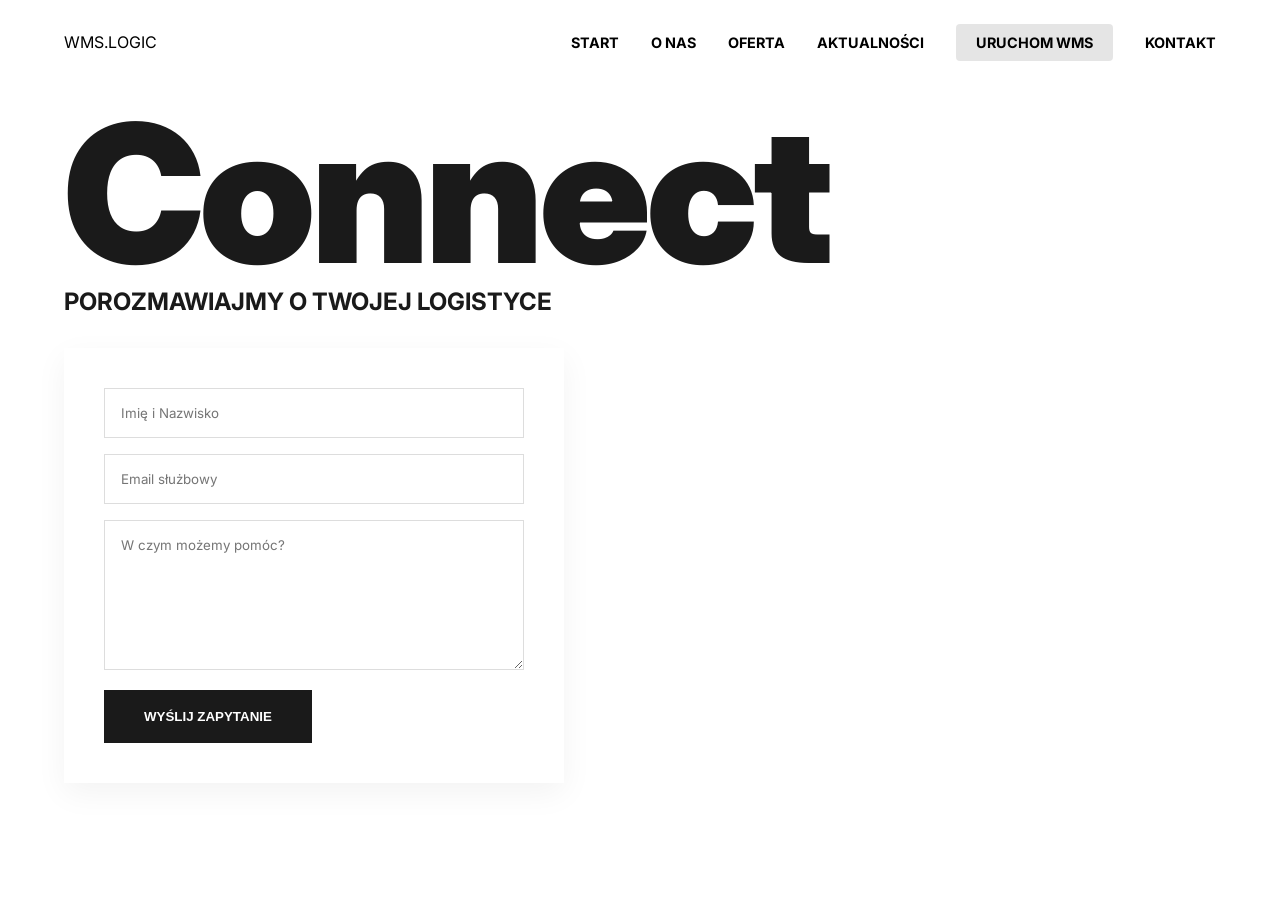
<file: contact.html>
<!DOCTYPE html>
<html lang="pl">
<head>
    <meta charset="UTF-8">
    <meta name="viewport" content="width=device-width, initial-scale=1.0">
    <title>Kontakt | WMS NextGen</title>
    <link rel="stylesheet" href="style.css">
    <link href="https://fonts.googleapis.com/css2?family=Inter:wght@300;400;700;900&display=swap" rel="stylesheet">
</head>
<body>

 <nav class="navbar">
    <div class="logo">WMS<span>.LOGIC</span></div>
    <ul class="nav-links">
        <li><a href="index.html">Start</a></li>
        <li><a href="about.html">O nas</a></li>
        <li><a href="offer.html">Oferta</a></li>
        <li><a href="news.html">Aktualności</a></li> <li><a href="demo-app.html" class="nav-cta">URUCHOM WMS</a></li>
        <li><a href="contact.html">Kontakt</a></li>
    </ul>
</nav>

    <header class="hero sub-hero">
        <div class="hero-content">
            <h1 class="reveal-text">Connect</h1>
            <h2 class="sub-title">POROZMAWIAJMY O TWOJEJ LOGISTYCE</h2>
            
            <div class="demo-card" style="margin-top: 2rem; max-width: 500px;">
                <form id="contact-form">
                    <input type="text" placeholder="Imię i Nazwisko" required>
                    <input type="email" placeholder="Email służbowy" required>
                    <textarea placeholder="W czym możemy pomóc?" style="width: 100%; padding: 1rem; margin-bottom: 1rem; border: 1px solid #ddd; font-family: inherit; height: 150px;"></textarea>
                    <button type="submit" class="btn-main">WYŚLIJ ZAPYTANIE</button>
                </form>
            </div>
        </div>
    </header>

    <script src="main.js"></script>
</body>
</html>
</file>
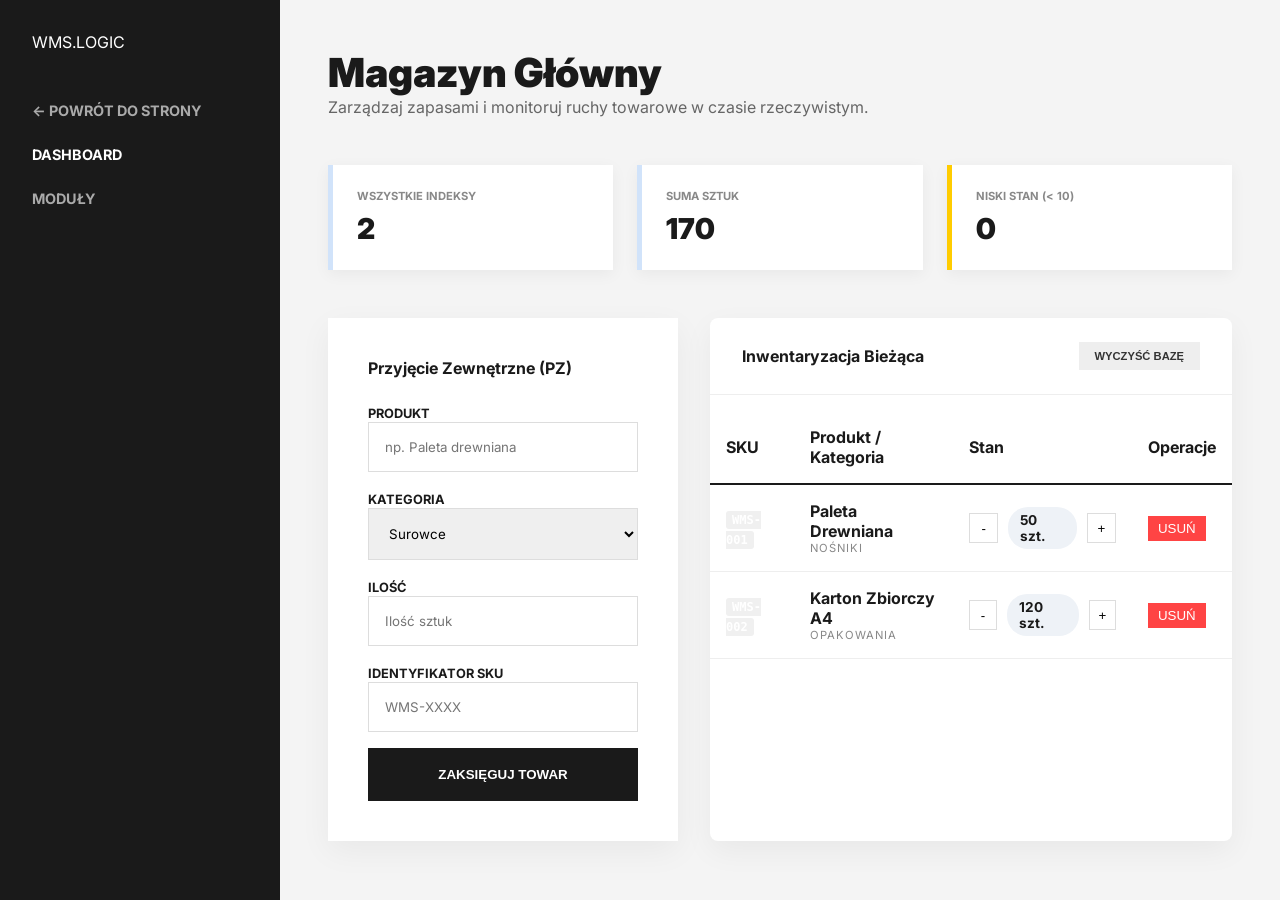
<file: demo-app.html>
<!DOCTYPE html>
<html lang="pl">
<head>
    <meta charset="UTF-8">
    <meta name="viewport" content="width=device-width, initial-scale=1.0">
    <title>Panel WMS | Demo Systemu</title>
    <link rel="stylesheet" href="style.css">
    <link href="https://fonts.googleapis.com/css2?family=Inter:wght@300;400;700;900&display=swap" rel="stylesheet">
    <style>
        :root { --sidebar-width: 280px; }
        body { background: var(--gray); display: flex; min-height: 100vh; }
        
        /* Sidebar Layout */
        .sidebar { width: var(--sidebar-width); background: var(--primary); color: white; padding: 2rem; position: fixed; height: 100vh; }
        .main-content { margin-left: var(--sidebar-width); width: calc(100% - var(--sidebar-width)); padding: 3rem; }
        
        /* Stats Cards */
        .stats-row { display: grid; grid-template-columns: repeat(3, 1fr); gap: 1.5rem; margin-bottom: 3rem; }
        .stat-card { background: white; padding: 1.5rem; border-left: 5px solid var(--accent); box-shadow: 0 4px 15px rgba(0,0,0,0.05); }
        .stat-card h5 { text-transform: uppercase; font-size: 0.7rem; color: #888; margin-bottom: 0.5rem; }
        .stat-card span { font-size: 1.8rem; font-weight: 900; }

        /* Custom Table UI */
        .dashboard-table { background: white; border-radius: 8px; overflow: hidden; box-shadow: 0 10px 30px rgba(0,0,0,0.05); }
        .table-header { padding: 1.5rem 2rem; border-bottom: 1px solid #eee; display: flex; justify-content: space-between; align-items: center; }
        
        /* Inventory Item Styles */
        .qty-badge { background: #eef2f7; padding: 5px 12px; border-radius: 20px; font-weight: 700; font-size: 0.85rem; }
        .low-stock { color: #e74c3c; background: #fdf2f2; }
    </style>
</head>
<body>

    <aside class="sidebar">
        <div class="logo" style="color: white; margin-bottom: 3rem;">WMS<span>.LOGIC</span></div>
        <nav>
            <ul class="nav-links" style="flex-direction: column; gap: 1.5rem;">
                <li><a href="index.html" style="color: #aaa;">← Powrót do strony</a></li>
                <li><a href="#" style="color: white;">Dashboard</a></li>
                <li><a href="offer.html" style="color: #aaa;">Moduły</a></li>
            </ul>
        </nav>
    </aside>

    <main class="main-content">
        <header style="margin-bottom: 3rem;">
            <h1 style="font-size: 2.5rem; font-weight: 900;">Magazyn Główny</h1>
            <p style="color: #666;">Zarządzaj zapasami i monitoruj ruchy towarowe w czasie rzeczywistym.</p>
        </header>

        <div class="stats-row">
            <div class="stat-card">
                <h5>Wszystkie Indeksy</h5>
                <span id="total-items">0</span>
            </div>
            <div class="stat-card">
                <h5>Suma Sztuk</h5>
                <span id="total-qty">0</span>
            </div>
            <div class="stat-card" style="border-left-color: #ffcc00;">
                <h5>Niski Stan (< 10)</h5>
                <span id="low-stock-count">0</span>
            </div>
        </div>

        <div class="demo-grid" style="grid-template-columns: 350px 1fr;">
            <div class="demo-card" style="height: fit-content;">
                <h4 style="margin-bottom: 1.5rem;">Przyjęcie Zewnętrzne (PZ)</h4>
                <form id="wms-form">
                    <label style="font-size: 0.8rem; font-weight: 700;">PRODUKT</label>
                    <input type="text" id="itemName" placeholder="np. Paleta drewniana" required>
                    
                    <label style="font-size: 0.8rem; font-weight: 700;">KATEGORIA</label>
                    <select id="itemCategory" style="width: 100%; padding: 1rem; margin-bottom: 1rem; border: 1px solid #ddd; font-family: inherit;">
                        <option value="Surowce">Surowce</option>
                        <option value="Produkty Gotowe">Produkty Gotowe</option>
                        <option value="Nośniki">Nośniki</option>
                        <option value="Opakowania">Opakowania</option>
                    </select>

                    <label style="font-size: 0.8rem; font-weight: 700;">ILOŚĆ</label>
                    <input type="number" id="itemQty" placeholder="Ilość sztuk" required>
                    
                    <label style="font-size: 0.8rem; font-weight: 700;">IDENTYFIKATOR SKU</label>
                    <input type="text" id="itemSku" placeholder="WMS-XXXX" required>
                    
                    <button type="submit" class="btn-add" style="width: 100%;">ZAKSIĘGUJ TOWAR</button>
                </form>
            </div>

            <div class="dashboard-table">
                <div class="table-header">
                    <h4 style="margin: 0;">Inwentaryzacja Bieżąca</h4>
                    <button class="btn-main" onclick="clearInventory()" style="padding: 0.5rem 1rem; font-size: 0.7rem; background: #eee; color: #333;">WYCZYŚĆ BAZĘ</button>
                </div>
                <table>
                    <thead>
                        <tr>
                            <th>SKU</th>
                            <th>Produkt / Kategoria</th>
                            <th>Stan</th>
                            <th>Operacje</th>
                        </tr>
                    </thead>
                    <tbody id="inventoryBody">
                        </tbody>
                </table>
            </div>
        </div>
    </main>

    <script src="main.js"></script>
    <script src="demo.js"></script>
    <script>
        // Dodatkowa funkcja czyszczenia demo
        function clearInventory() {
            if(confirm('Czy na pewno chcesz usunąć wszystkie dane z LocalStorage?')) {
                localStorage.removeItem('wms_inventory');
                location.reload();
            }
        }
    </script>
</body>
</html>
</file>
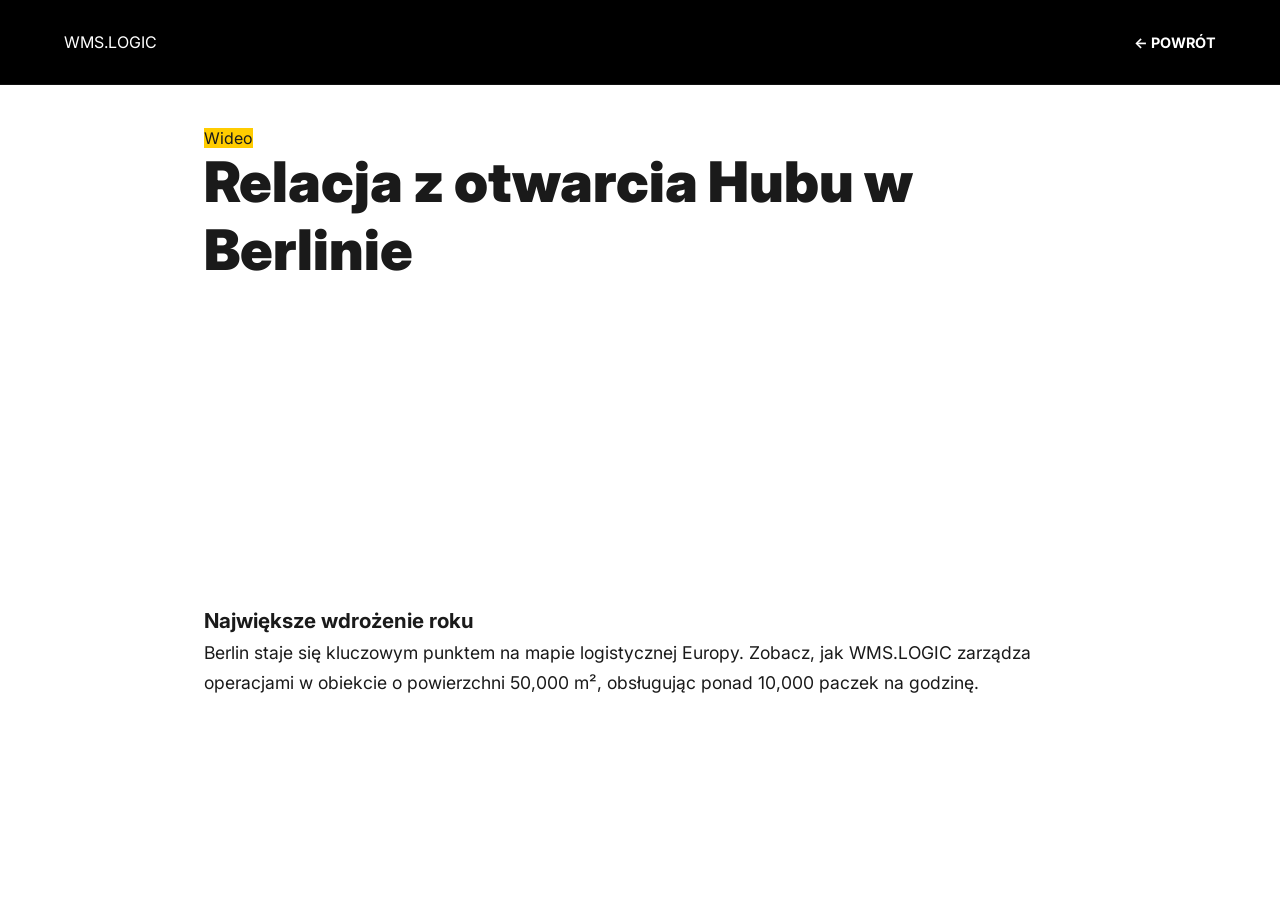
<file: news-2.html>
<!DOCTYPE html>
<html lang="pl">
<head>
    <meta charset="UTF-8">
    <meta name="viewport" content="width=device-width, initial-scale=1.0">
    <title>Relacja Berlin | WMS.LOGIC News</title>
    <link rel="stylesheet" href="style.css">
    <link href="https://fonts.googleapis.com/css2?family=Inter:wght@400;700;900&display=swap" rel="stylesheet">
    <style>
        .post-container { padding: 8rem 5% 5rem; max-width: 1000px; margin: 0 auto; }
        .video-wrapper { width: 100%; height: 500px; background: #000; margin: 2rem 0; display: flex; align-items: center; justify-content: center; position: relative; cursor: pointer; }
        .play-icon { font-size: 5rem; color: white; border: 4px solid white; border-radius: 50%; width: 120px; height: 120px; display: flex; align-items: center; justify-content: center; transition: 0.3s; }
        .video-wrapper:hover .play-icon { transform: scale(1.1); background: rgba(255,255,255,0.1); }
    </style>
</head>
<body>
    <nav class="navbar" style="background: white; color: black; border-bottom: 1px solid #eee;">
        <div class="logo">WMS<span>.LOGIC</span></div>
        <ul class="nav-links">
            <li><a href="news.html">← POWRÓT</a></li>
        </ul>
    </nav>

    <main class="post-container">
        <header class="post-header">
            <span class="news-tag" style="background: #ffcc00;">Wideo</span>
            <h1 style="font-size: 3.5rem; font-weight: 900;">Relacja z otwarcia Hubu w Berlinie</h1>
        </header>

        <iframe width="560" height="315" src="https://www.youtube.com/embed/2_J7VnRP3JA?si=LKp9B-AYxN8U2D9v" title="YouTube video player" frameborder="0" allow="accelerometer; autoplay; clipboard-write; encrypted-media; gyroscope; picture-in-picture; web-share" referrerpolicy="strict-origin-when-cross-origin" allowfullscreen></iframe>

        <div class="post-text" style="font-size: 1.1rem; line-height: 1.7;">
            <h3>Największe wdrożenie roku</h3>
            <p>Berlin staje się kluczowym punktem na mapie logistycznej Europy. Zobacz, jak WMS.LOGIC zarządza operacjami w obiekcie o powierzchni 50,000 m², obsługując ponad 10,000 paczek na godzinę.</p>
        </div>
    </main>
</body>
</html>
</file>
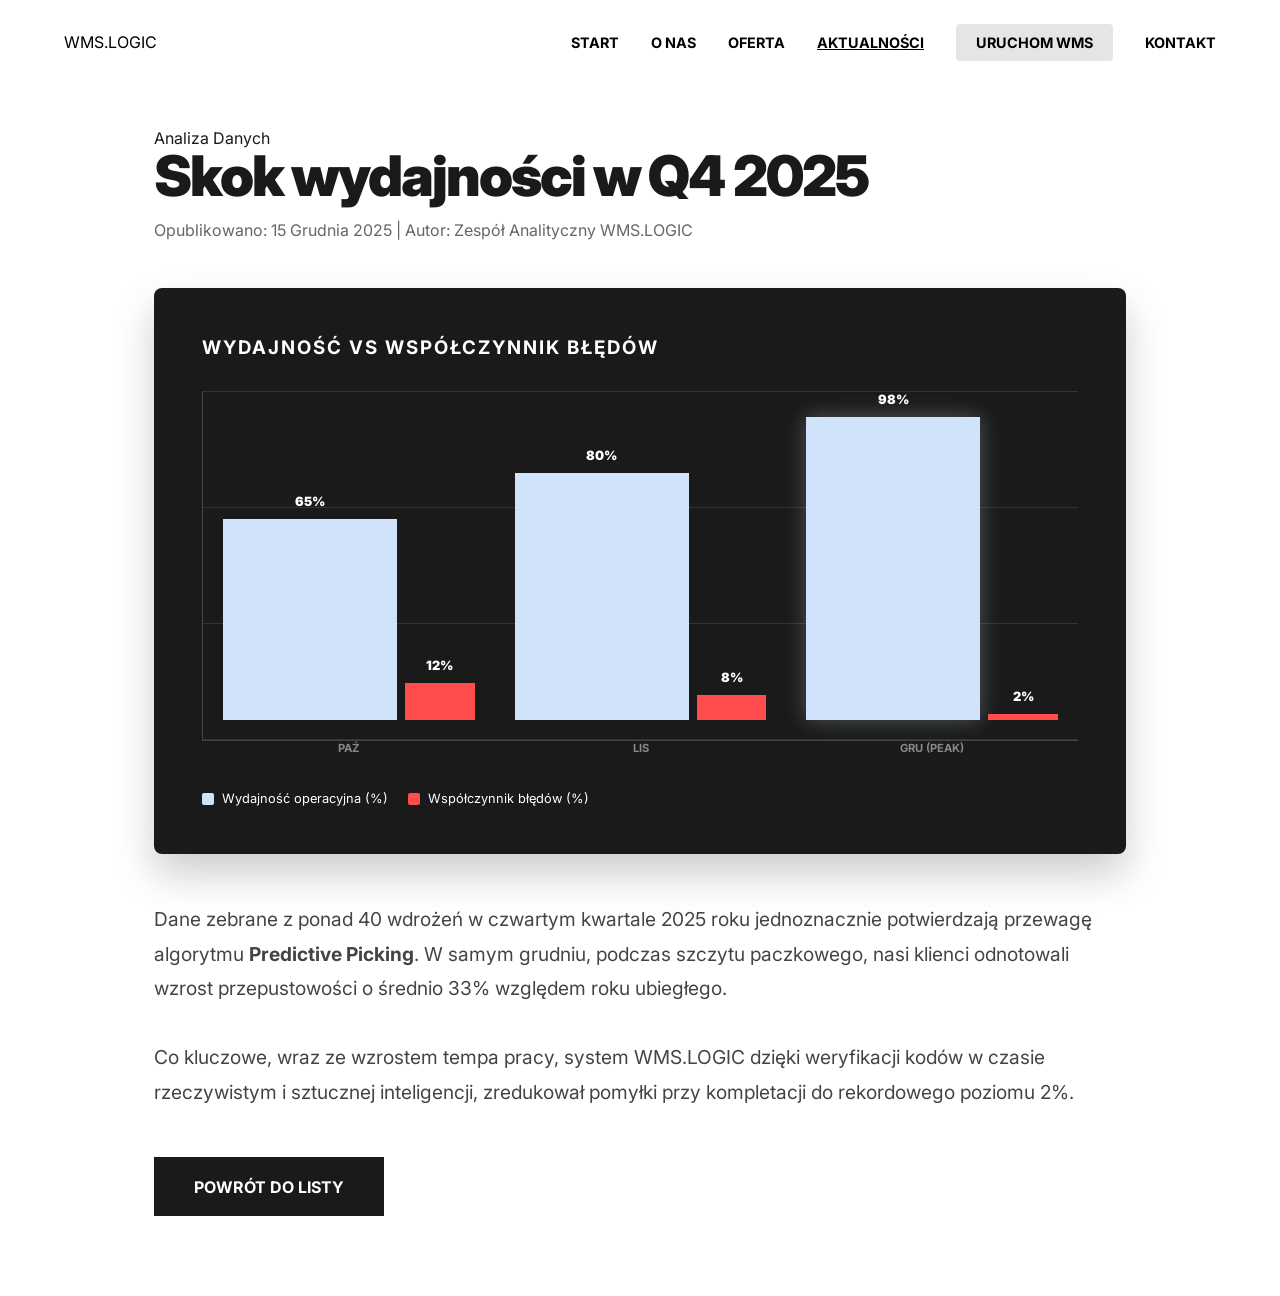
<file: news-3.html>
<!DOCTYPE html>
<html lang="pl">
<head>
    <meta charset="UTF-8">
    <meta name="viewport" content="width=device-width, initial-scale=1.0">
    <title>Raport Wydajności Q4 | WMS.LOGIC</title>
    <link rel="stylesheet" href="style.css">
    <link href="https://fonts.googleapis.com/css2?family=Inter:wght@300;400;700;900&display=swap" rel="stylesheet">
    <style>
        .post-content { padding: 8rem 5% 5rem; max-width: 1100px; margin: 0 auto; }
        
        /* Zaawansowany Wykres CSS */
        .chart-wrapper {
            background: #1a1a1a;
            color: white;
            padding: 3rem;
            margin: 3rem 0;
            border-radius: 8px;
            box-shadow: 0 20px 40px rgba(0,0,0,0.2);
        }

        .chart-container {
            height: 350px;
            display: flex;
            align-items: flex-end;
            gap: 40px;
            border-bottom: 1px solid #444;
            border-left: 1px solid #444;
            padding: 20px;
            position: relative;
        }

        /* Linie pomocnicze tła */
        .chart-grid {
            position: absolute;
            top: 0; left: 0; width: 100%; height: 100%;
            display: flex; flex-direction: column; justify-content: space-between;
            pointer-events: none;
        }
        .grid-line { border-top: 1px solid #333; width: 100%; height: 1px; }

        .bar-group {
            flex: 1;
            display: flex;
            align-items: flex-end;
            gap: 8px;
            height: 100%;
            position: relative;
        }

        .bar {
            width: 100%;
            transition: height 1.5s cubic-bezier(0.16, 1, 0.3, 1);
            position: relative;
            cursor: pointer;
        }

        .bar:hover { opacity: 0.8; }

        /* Słupki wydajności (Niebieskie) */
        .bar.performance { background: var(--accent); }
        /* Słupki błędów (Czerwone/Jasne) */
        .bar.errors { background: #ff4d4d; width: 40%; }

        .bar-label {
            position: absolute;
            bottom: -35px;
            left: 50%;
            transform: translateX(-50%);
            font-size: 0.7rem;
            font-weight: 700;
            color: #888;
            text-transform: uppercase;
        }

        .bar-value {
            position: absolute;
            top: -25px;
            left: 50%;
            transform: translateX(-50%);
            font-size: 0.8rem;
            font-weight: 900;
        }

        .chart-legend {
            display: flex;
            gap: 20px;
            margin-top: 50px;
            font-size: 0.8rem;
        }
        .legend-item { display: flex; align-items: center; gap: 8px; }
        .dot { width: 12px; height: 12px; border-radius: 2px; }

        .post-text { font-size: 1.2rem; line-height: 1.8; color: #444; margin-top: 2rem; }
    </style>
</head>
<body>

    <nav class="navbar">
        <div class="logo">WMS<span>.LOGIC</span></div>
        <ul class="nav-links">
            <li><a href="index.html">Start</a></li>
            <li><a href="about.html">O nas</a></li>
            <li><a href="offer.html">Oferta</a></li>
            <li><a href="news.html" style="text-decoration: underline;">Aktualności</a></li>
            <li><a href="demo-app.html" class="nav-cta">URUCHOM WMS</a></li>
            <li><a href="contact.html">Kontakt</a></li>
        </ul>
    </nav>

    <main class="post-content">
        <header>
            <span class="news-tag">Analiza Danych</span>
            <h1 style="font-size: 3.5rem; font-weight: 900; letter-spacing: -2px; line-height: 1;">Skok wydajności w Q4 2025</h1>
            <p style="color: #666; margin-top: 1rem;">Opublikowano: 15 Grudnia 2025 | Autor: Zespół Analityczny WMS.LOGIC</p>
        </header>

        <div class="chart-wrapper">
            <h3 style="margin-bottom: 2rem; text-transform: uppercase; letter-spacing: 2px;">Wydajność vs Współczynnik Błędów</h3>
            
            <div class="chart-container">
                <div class="chart-grid">
                    <div class="grid-line"></div><div class="grid-line"></div>
                    <div class="grid-line"></div><div class="grid-line"></div>
                </div>

                <div class="bar-group">
                    <div class="bar performance" style="height: 65%;">
                        <span class="bar-value">65%</span>
                    </div>
                    <div class="bar errors" style="height: 12%;">
                        <span class="bar-value">12%</span>
                    </div>
                    <span class="bar-label">PAŹ</span>
                </div>

                <div class="bar-group">
                    <div class="bar performance" style="height: 80%;">
                        <span class="bar-value">80%</span>
                    </div>
                    <div class="bar errors" style="height: 8%;">
                        <span class="bar-value">8%</span>
                    </div>
                    <span class="bar-label">LIS</span>
                </div>

                <div class="bar-group">
                    <div class="bar performance" style="height: 98%; box-shadow: 0 0 20px rgba(209, 227, 250, 0.3);">
                        <span class="bar-value">98%</span>
                    </div>
                    <div class="bar errors" style="height: 2%;">
                        <span class="bar-value">2%</span>
                    </div>
                    <span class="bar-label">GRU (Peak)</span>
                </div>
            </div>

            <div class="chart-legend">
                <div class="legend-item"><div class="dot" style="background: var(--accent);"></div> Wydajność operacyjna (%)</div>
                <div class="legend-item"><div class="dot" style="background: #ff4d4d;"></div> Współczynnik błędów (%)</div>
            </div>
        </div>

        <div class="post-text">
            <p>Dane zebrane z ponad 40 wdrożeń w czwartym kwartale 2025 roku jednoznacznie potwierdzają przewagę algorytmu <strong>Predictive Picking</strong>. W samym grudniu, podczas szczytu paczkowego, nasi klienci odnotowali wzrost przepustowości o średnio 33% względem roku ubiegłego.</p>
            <br>
            <p>Co kluczowe, wraz ze wzrostem tempa pracy, system WMS.LOGIC dzięki weryfikacji kodów w czasie rzeczywistym i sztucznej inteligencji, zredukował pomyłki przy kompletacji do rekordowego poziomu 2%.</p>
        </div>
        
        <a href="news.html" class="btn-main" style="display: inline-block; margin-top: 3rem; text-decoration: none;">POWRÓT DO LISTY</a>
    </main>

    <script src="main.js"></script>
</body>
</html>
</file>
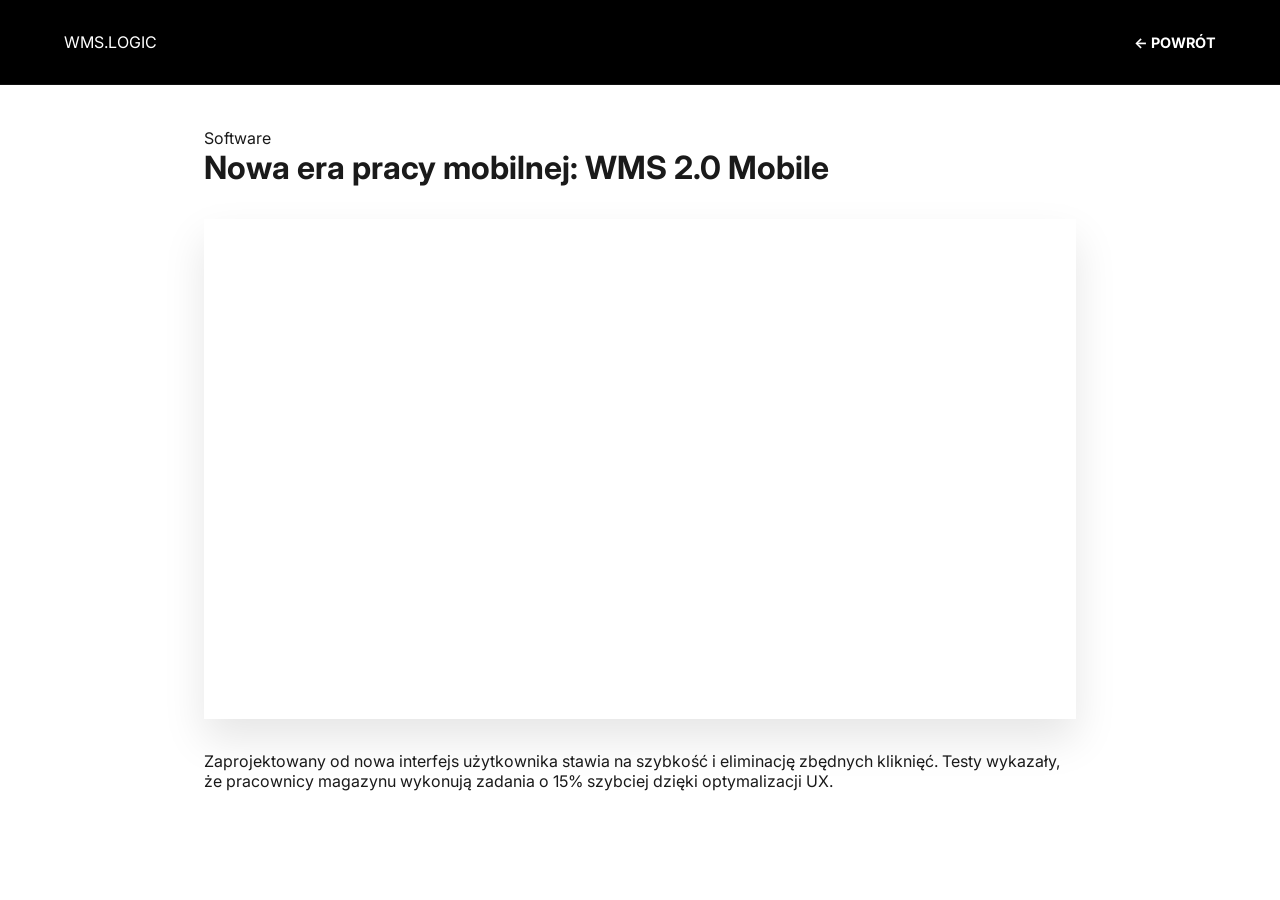
<file: news-4.html>
<!DOCTYPE html>
<html lang="pl">
<head>
    <meta charset="UTF-8">
    <meta name="viewport" content="width=device-width, initial-scale=1.0">
    <title>WMS Mobile | WMS.LOGIC News</title>
    <link rel="stylesheet" href="style.css">
    <link href="https://fonts.googleapis.com/css2?family=Inter:wght@400;700;900&display=swap" rel="stylesheet">
    <style>
        .post-container { padding: 8rem 5% 5rem; max-width: 1000px; margin: 0 auto; }
        .product-shot { width: 100%; height: 500px; background: url('https://images.unsplash.com/photo-1555421689-491a97ff2040?auto=format&fit=crop&q=80&w=1200') center/cover; margin: 2rem 0; box-shadow: 0 20px 40px rgba(0,0,0,0.1); }
    </style>
</head>
<body>
    <nav class="navbar" style="background: white; color: black; border-bottom: 1px solid #eee;">
        <div class="logo">WMS<span>.LOGIC</span></div>
        <ul class="nav-links"><li><a href="news.html">← POWRÓT</a></li></ul>
    </nav>

    <main class="post-container">
        <span class="news-tag">Software</span>
        <h1>Nowa era pracy mobilnej: WMS 2.0 Mobile</h1>
        <div class="product-shot"></div>
        <div class="post-text">
            <p>Zaprojektowany od nowa interfejs użytkownika stawia na szybkość i eliminację zbędnych kliknięć. Testy wykazały, że pracownicy magazynu wykonują zadania o 15% szybciej dzięki optymalizacji UX.</p>
        </div>
    </main>
</body>
</html>
</file>
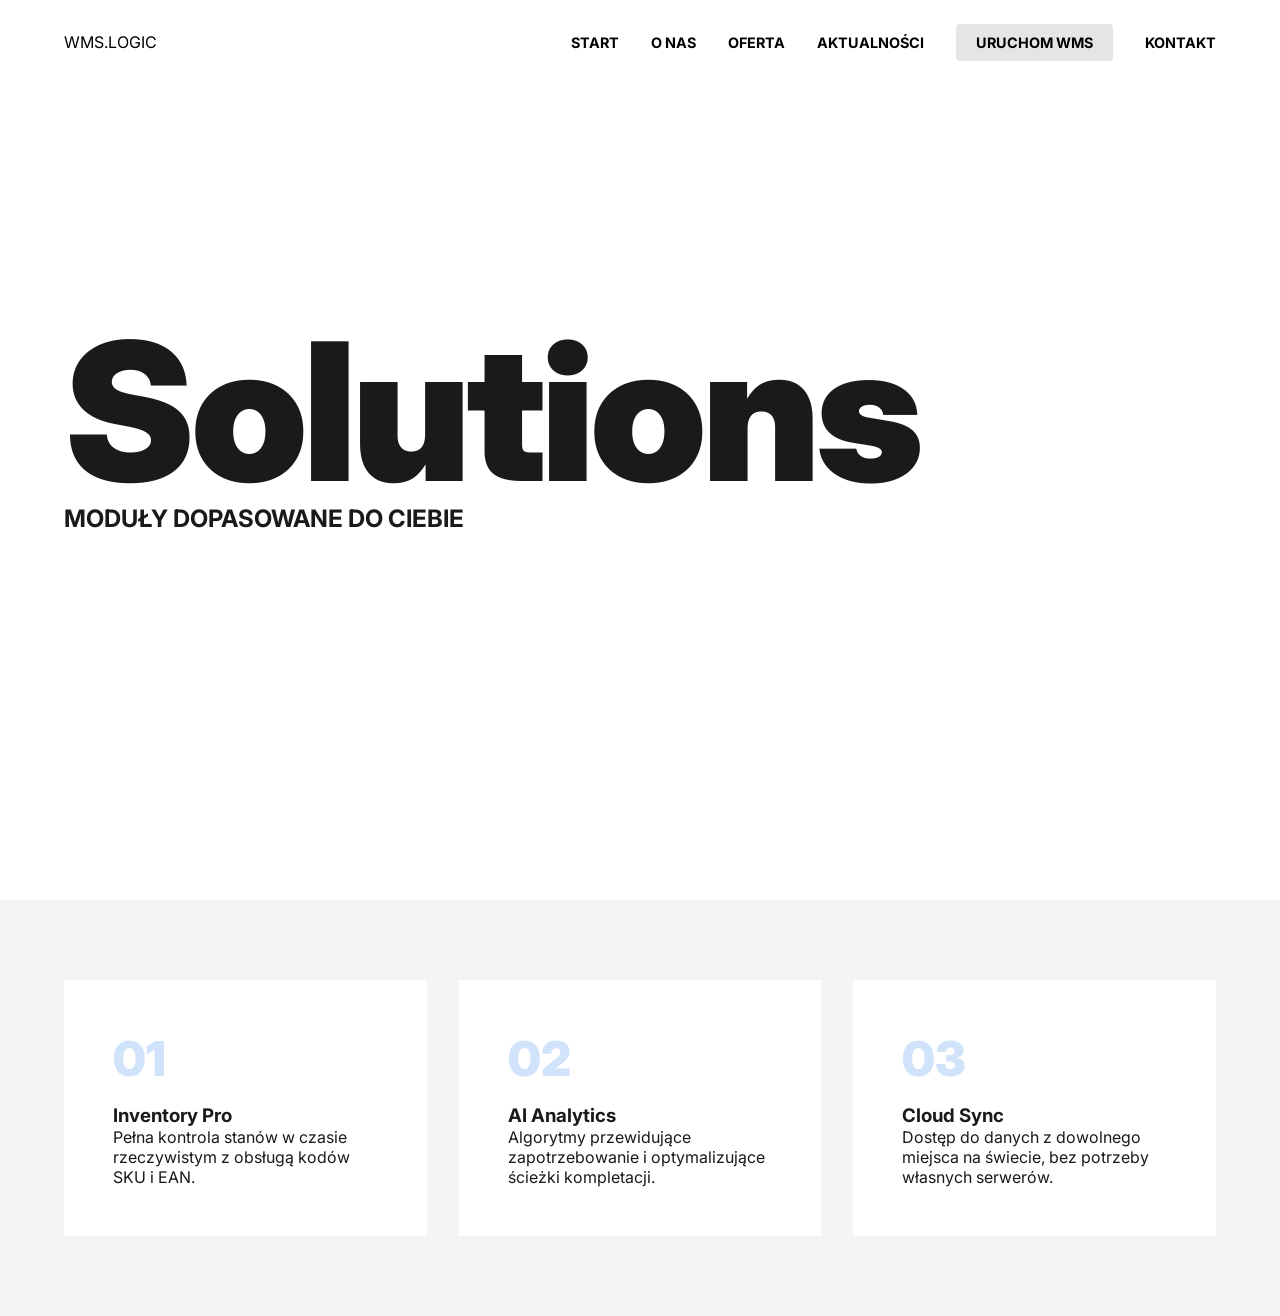
<file: offer.html>
<!DOCTYPE html>
<html lang="pl">
<head>
    <meta charset="UTF-8">
    <meta name="viewport" content="width=device-width, initial-scale=1.0">
    <title>Oferta | WMS NextGen</title>
    <link rel="stylesheet" href="style.css">
    <link href="https://fonts.googleapis.com/css2?family=Inter:wght@300;400;700;900&display=swap" rel="stylesheet">
    <style>
        /* Dodatkowy styl dla siatki oferty */
        .offer-grid { display: grid; grid-template-columns: repeat(auto-fit, minmax(300px, 1fr)); gap: 2rem; padding: 5rem 5%; background: var(--gray); }
        .offer-item { background: white; padding: 3rem; transition: var(--transition); border: 1px solid transparent; }
        .offer-item:hover { border-color: var(--primary); transform: translateY(-10px); }
        .offer-num { font-size: 3rem; font-weight: 900; color: var(--accent); margin-bottom: 1rem; }
    </style>
</head>
<body>

    <nav class="navbar">
    <div class="logo">WMS<span>.LOGIC</span></div>
    <ul class="nav-links">
        <li><a href="index.html">Start</a></li>
        <li><a href="about.html">O nas</a></li>
        <li><a href="offer.html">Oferta</a></li>
        <li><a href="news.html">Aktualności</a></li> <li><a href="demo-app.html" class="nav-cta">URUCHOM WMS</a></li>
        <li><a href="contact.html">Kontakt</a></li>
    </ul>
</nav>
    <header class="hero sub-hero">
        <div class="hero-content">
            <h1 class="reveal-text">Solutions</h1>
            <h2 class="sub-title">MODUŁY DOPASOWANE DO CIEBIE</h2>
        </div>
    </header>

    <section class="offer-grid">
        <div class="offer-item">
            <div class="offer-num">01</div>
            <h3>Inventory Pro</h3>
            <p>Pełna kontrola stanów w czasie rzeczywistym z obsługą kodów SKU i EAN.</p>
        </div>
        <div class="offer-item">
            <div class="offer-num">02</div>
            <h3>AI Analytics</h3>
            <p>Algorytmy przewidujące zapotrzebowanie i optymalizujące ścieżki kompletacji.</p>
        </div>
        <div class="offer-item">
            <div class="offer-num">03</div>
            <h3>Cloud Sync</h3>
            <p>Dostęp do danych z dowolnego miejsca na świecie, bez potrzeby własnych serwerów.</p>
        </div>
    </section>

    <script src="main.js"></script>
</body>
</html>
</file>
<file: style.css>
:root {
    --primary: #1a1a1a;
    --accent: #d1e3fa;
    --white: #ffffff;
    --gray: #f4f4f4;
    --transition: all 0.4s cubic-bezier(0.16, 1, 0.3, 1);
}

* { margin: 0; padding: 0; box-sizing: border-box; }

body {
    font-family: 'Inter', sans-serif;
    background-color: var(--white);
    color: var(--primary);
    overflow-x: hidden;
}

/* Navbar */
.navbar {
    display: flex;
    justify-content: space-between;
    padding: 2rem 5%;
    position: fixed;
    width: 100%;
    z-index: 100;
    mix-blend-mode: difference;
    color: white;
}

.nav-links { display: flex; list-style: none; gap: 2rem; }
.nav-links a { color: inherit; text-decoration: none; font-size: 0.9rem; font-weight: 700; text-transform: uppercase; }

/* Hero Section */
.hero {
    height: 100vh;
    display: flex;
    align-items: center;
    padding: 0 5%;
    position: relative;
}

.hero-content { flex: 1; z-index: 2; }
.circle-deco {
    width: 150px;
    height: 150px;
    background: var(--accent);
    border-radius: 50%;
    position: absolute;
    top: 15%; left: 3%;
    z-index: -1;
    opacity: 0.6;
}

.hero h1 {
    font-size: clamp(5rem, 15vw, 12rem);
    font-weight: 900;
    line-height: 0.8;
    margin-bottom: 1rem;
    letter-spacing: -5px;
}

.sub-title {
    font-size: 1.5rem;
    font-weight: 700;
    text-transform: uppercase;
    margin-bottom: 2rem;
}

.description {
    max-width: 400px;
    line-height: 1.6;
    margin-bottom: 3rem;
    color: #555;
}

.hero-image {
    flex: 1;
    height: 80vh;
    position: relative;
    overflow: hidden;
}

.hero-image img {
    width: 100%;
    height: 100%;
    object-fit: cover;
    filter: grayscale(100%);
    transition: var(--transition);
}

.hero-image:hover img { filter: grayscale(0%); transform: scale(1.05); }

/* Demo Section */
.demo-container {
    padding: 5rem 5%;
    background: var(--gray);
}

.demo-grid {
    display: grid;
    grid-template-columns: 1fr 2fr;
    gap: 2rem;
    margin-top: 3rem;
}

.demo-card {
    background: white;
    padding: 2.5rem;
    box-shadow: 0 10px 30px rgba(0,0,0,0.05);
}

input {
    width: 100%;
    padding: 1rem;
    margin-bottom: 1rem;
    border: 1px solid #ddd;
    font-family: inherit;
}

.btn-main, .btn-add {
    background: var(--primary);
    color: white;
    padding: 1.2rem 2.5rem;
    border: none;
    cursor: pointer;
    font-weight: 700;
    transition: var(--transition);
}

.btn-main:hover { background: #444; transform: translateY(-3px); }

table { width: 100%; border-collapse: collapse; margin-top: 1rem; }
th { text-align: left; padding: 1rem; border-bottom: 2px solid var(--primary); }
td { padding: 1rem; border-bottom: 1px solid #eee; }

.btn-out { background: #ff4444; color: white; border: none; padding: 5px 10px; cursor: pointer; }

/* Animacje wejścia */
@keyframes fadeIn {
    from { opacity: 0; transform: translateY(30px); }
    to { opacity: 1; transform: translateY(0); }
}

.hero-content > * {
    animation: fadeIn 1s forwards;
}

/* Nowoczesne komponenty Demo */
.sku-badge {
    background: var(--primary);
    color: white;
    padding: 4px 10px;
    font-size: 0.75rem;
    font-weight: 900;
    border-radius: 4px;
}

.product-info small {
    display: block;
    color: #888;
    text-transform: uppercase;
    font-size: 0.7rem;
    letter-spacing: 1px;
}

.qty-control {
    display: flex;
    align-items: center;
    gap: 15px;
}

.qty-control button {
    width: 30px;
    height: 30px;
    border: 1px solid #ddd;
    background: white;
    cursor: pointer;
    transition: var(--transition);
}

.qty-control button:hover { background: var(--accent); }

.qty-val { font-weight: 700; min-width: 40px; text-align: center; }

/* Powiadomienia Toast */
.toast {
    position: fixed;
    bottom: 20px;
    right: 20px;
    padding: 1rem 2rem;
    color: white;
    z-index: 1000;
    animation: slideInRight 0.3s ease;
}
.toast-success { background: #2ecc71; }
.toast-error { background: #e74c3c; }

@keyframes slideInRight {
    from { transform: translateX(100%); }
    to { transform: translateX(0); }
}

/* Stylizacja przycisku w menu */
.nav-cta {
    background: var(--primary);
    color: white !important;
    padding: 10px 20px;
    border-radius: 4px;
    transition: var(--transition);
}

.nav-cta:hover {
    background: var(--accent);
    color: var(--primary) !important;
}

/* Elementy Demo Dashboard */
.sku-badge {
    font-family: monospace;
    background: #f0f0f0;
    padding: 2px 6px;
    border-radius: 3px;
    font-weight: bold;
}

.qty-control {
    display: flex;
    align-items: center;
    gap: 10px;
}

.btn-qty {
    width: 25px;
    height: 25px;
    border: 1px solid #ddd;
    background: white;
    cursor: pointer;
}

.qty-badge.low-stock {
    background: #ffe6e6;
    color: #cc0000;
    border: 1px solid #ffcccc;
}
</file>
